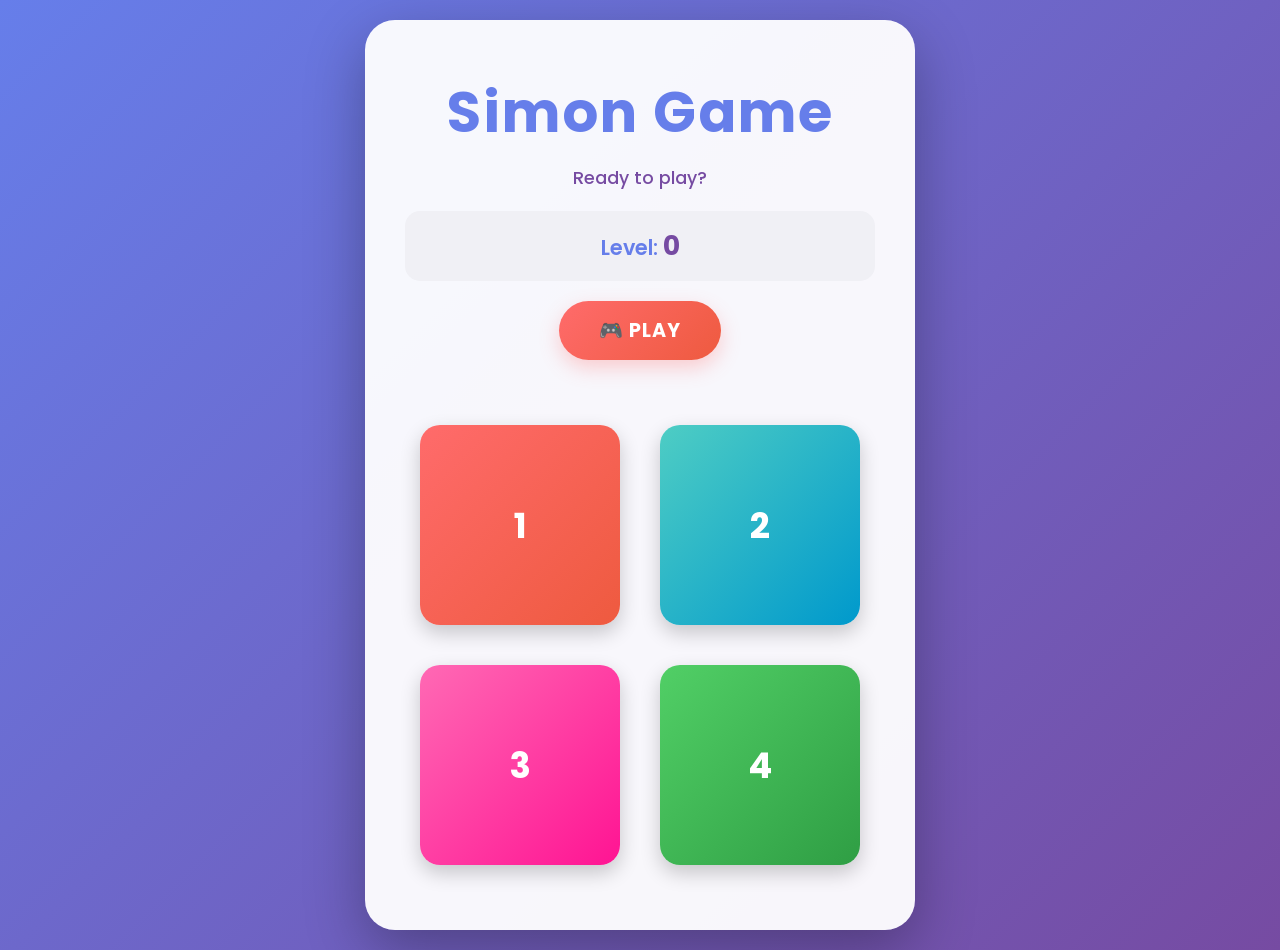
<file: index.html>
<!DOCTYPE html>
<html lang="en">
<head>
    <meta charset="UTF-8">
    <meta name="viewport" content="width=device-width, initial-scale=1.0">
    <title>Simon Game - Memory Challenge</title>
    <link rel="stylesheet" href="simon.css">
    <link href="https://fonts.googleapis.com/css2?family=Poppins:wght@300;500;700&display=swap" rel="stylesheet">
</head>
<body>
    <div class="container">
        <div class="game-header">
            <h1>Simon Game</h1>
            <h2 id="instruction">Ready to play?</h2>
            <div class="score-board">
                <span>Level: <strong id="level-display">0</strong></span>
            </div>
            <button id="play-btn" class="play-button">🎮 PLAY</button>
        </div>
        <div class="btn-container">
            <div class="line-one">
                <div class="btn red" type="button" id="red">
                    <span>1</span>
                </div>
                <div class="btn blue" type="button" id="blue">
                    <span>2</span>
                </div>
            </div>
            <div class="line-two">
                <div class="btn pink" type="button" id="pink">
                    <span>3</span>
                </div>
                <div class="btn green" type="button" id="green">
                    <span>4</span>
                </div>
            </div>
        </div>
    </div>

    <script src="simon.js"></script>
</body>
</html>
</file>
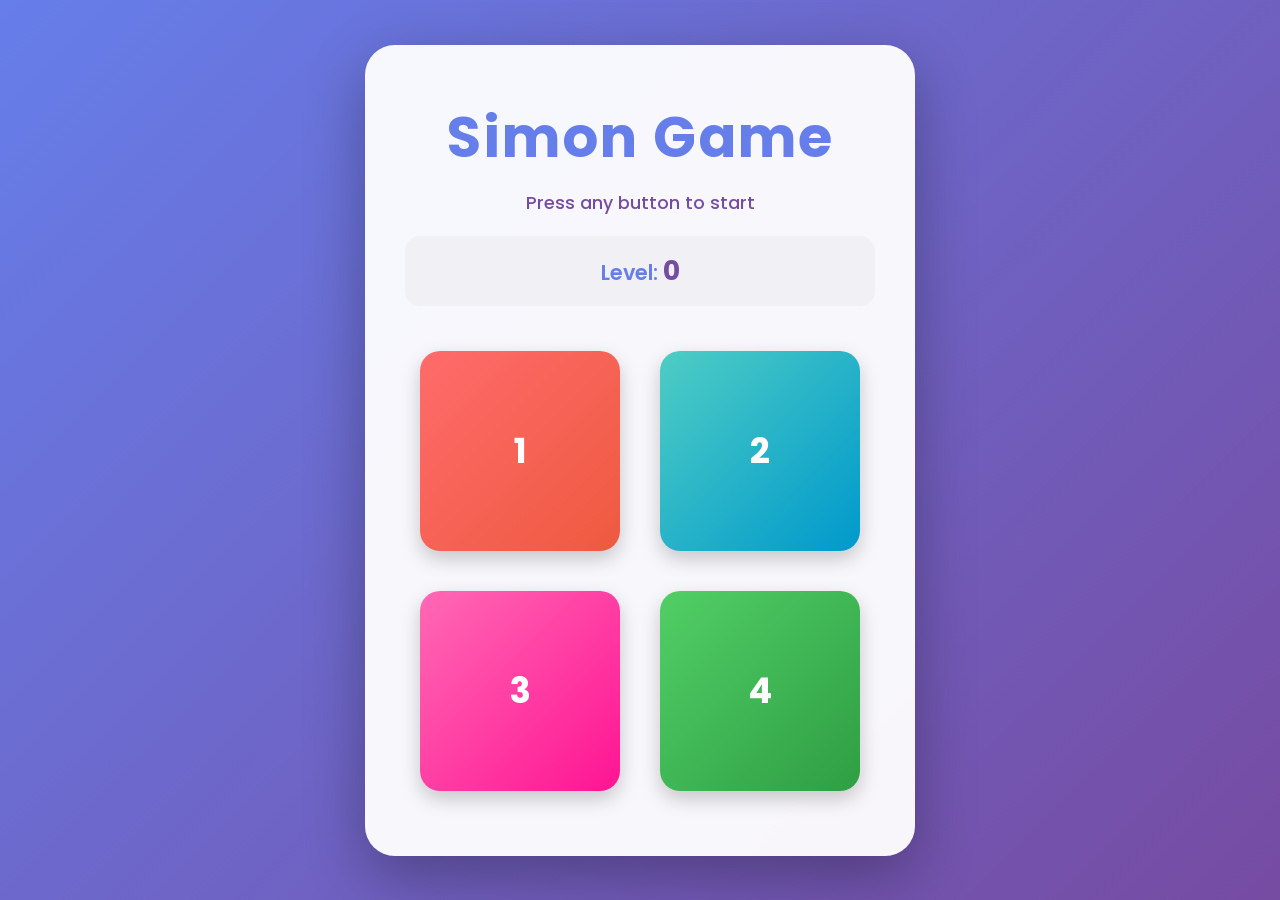
<file: simon.html>
<!DOCTYPE html>
<html lang="en">
<head>
    <meta charset="UTF-8">
    <meta name="viewport" content="width=device-width, initial-scale=1.0">
    <title>Simon Game - Memory Challenge</title>
    <link rel="stylesheet" href="simon.css">
    <link href="https://fonts.googleapis.com/css2?family=Poppins:wght@300;500;700&display=swap" rel="stylesheet">
</head>
<body>
    <div class="container">
        <div class="game-header">
            <h1>Simon Game</h1>
            <h2 id="instruction">Press any button to start</h2>
            <div class="score-board">
                <span>Level: <strong id="level-display">0</strong></span>
            </div>
        </div>
        <div class="btn-container">
            <div class="line-one">
                <div class="btn red" type="button" id="red">
                    <span>1</span>
                </div>
                <div class="btn blue" type="button" id="blue">
                    <span>2</span>
                </div>
            </div>
            <div class="line-two">
                <div class="btn pink" type="button" id="pink">
                    <span>3</span>
                </div>
                <div class="btn green" type="button" id="green">
                    <span>4</span>
                </div>
            </div>
        </div>
    </div>

    <script src="simon.js"></script>
</body>
</html>
</file>
<file: simon.css>
* {
    margin: 0;
    padding: 0;
    box-sizing: border-box;
}

body {
    font-family: 'Poppins', sans-serif;
    background: linear-gradient(135deg, #667eea 0%, #764ba2 100%);
    min-height: 100vh;
    display: flex;
    justify-content: center;
    align-items: center;
    padding: 20px;
}

.container {
    text-align: center;
    background: rgba(255, 255, 255, 0.95);
    border-radius: 30px;
    padding: 30px 25px;
    box-shadow: 0 20px 60px rgba(0, 0, 0, 0.3);
    max-width: 550px;
    width: 100%;
}

.game-header {
    margin-bottom: 30px;
}

.game-header h1 {
    font-size: 2.5em;
    color: #667eea;
    margin-bottom: 10px;
    font-weight: 700;
    letter-spacing: 2px;
}

.game-header h2 {
    font-size: 1.1em;
    color: #764ba2;
    font-weight: 500;
    margin-bottom: 20px;
}

.score-board {
    font-size: 1.3em;
    color: #667eea;
    font-weight: 600;
    padding: 15px;
    background: #f0f0f5;
    border-radius: 15px;
}

.score-board strong {
    color: #764ba2;
    font-size: 1.3em;
}

.btn {
    height: 150px;
    width: 150px;
    border: none;
    border-radius: 20px;
    margin: 10px;
    cursor: pointer;
    font-weight: 700;
    font-size: 1.8em;
    color: white;
    transition: all 0.1s ease;
    box-shadow: 0 8px 20px rgba(0, 0, 0, 0.2);
    display: flex;
    align-items: center;
    justify-content: center;
    position: relative;
    overflow: hidden;
}

.btn:hover {
    transform: translateY(-5px);
    box-shadow: 0 12px 30px rgba(0, 0, 0, 0.3);
}

.btn:active {
    transform: scale(0.95);
}

.btn span {
    position: relative;
    z-index: 1;
}

.btn-container {
    display: flex;
    flex-wrap: wrap;
    justify-content: center;
    gap: 10px;
}

.line-one,
.line-two {
    display: flex;
    justify-content: center;
    gap: 10px;
}

.red {
    background: linear-gradient(135deg, #ff6b6b 0%, #ee5a3f 100%);
}

.red:active,
.red.flash {
    background: linear-gradient(135deg, #ff8787 0%, #ff6b6b 100%);
    box-shadow: 0 0 30px rgba(255, 107, 107, 0.8);
}

.blue {
    background: linear-gradient(135deg, #4ecdc4 0%, #0099cc 100%);
}

.blue:active,
.blue.flash {
    background: linear-gradient(135deg, #7ee8db 0%, #00bfff 100%);
    box-shadow: 0 0 30px rgba(0, 204, 255, 0.8);
}

.pink {
    background: linear-gradient(135deg, #ff69b4 0%, #ff1493 100%);
}

.pink:active,
.pink.flash {
    background: linear-gradient(135deg, #ff85c0 0%, #ff69b4 100%);
    box-shadow: 0 0 30px rgba(255, 105, 180, 0.8);
}

.green {
    background: linear-gradient(135deg, #51cf66 0%, #2f9e44 100%);
}

.green:active,
.green.flash {
    background: linear-gradient(135deg, #82c91e 0%, #51cf66 100%);
    box-shadow: 0 0 30px rgba(81, 207, 102, 0.8);
}

/* Tablet and above */
@media (min-width: 768px) {
    .btn {
        height: 180px;
        width: 180px;
        margin: 12px;
        font-size: 2em;
    }

    .container {
        padding: 40px 35px;
    }

    .game-header h1 {
        font-size: 3em;
    }
}

/* Large screens and above */
@media (min-width: 1024px) {
    .btn {
        height: 200px;
        width: 200px;
        margin: 15px;
        font-size: 2.2em;
    }

    .container {
        padding: 50px 40px;
    }

    .game-header h1 {
        font-size: 3.5em;
    }
}

.play-button {
    background: linear-gradient(135deg, #ff6b6b 0%, #ee5a3f 100%);
    color: white;
    border: none;
    padding: 15px 40px;
    font-size: 1.2em;
    font-weight: 700;
    border-radius: 50px;
    cursor: pointer;
    transition: all 0.3s ease;
    box-shadow: 0 8px 20px rgba(255, 107, 107, 0.3);
    margin: 20px 0;
    font-family: 'Poppins', sans-serif;
    letter-spacing: 1px;
}

.play-button:hover {
    transform: translateY(-3px);
    box-shadow: 0 12px 30px rgba(255, 107, 107, 0.4);
    background: linear-gradient(135deg, #ff8787 0%, #ff6b6b 100%);
}

.play-button:active {
    transform: scale(0.95);
}

.play-button:disabled {
    opacity: 0.6;
    cursor: not-allowed;
    transform: none;
}

.countdown {
    font-size: 3em;
    color: #667eea;
    font-weight: 700;
    margin: 20px 0;
    animation: pulse 0.5s infinite;
}

@keyframes pulse {
    0% { transform: scale(1); }
    50% { transform: scale(1.1); }
    100% { transform: scale(1); }
}
</file>
